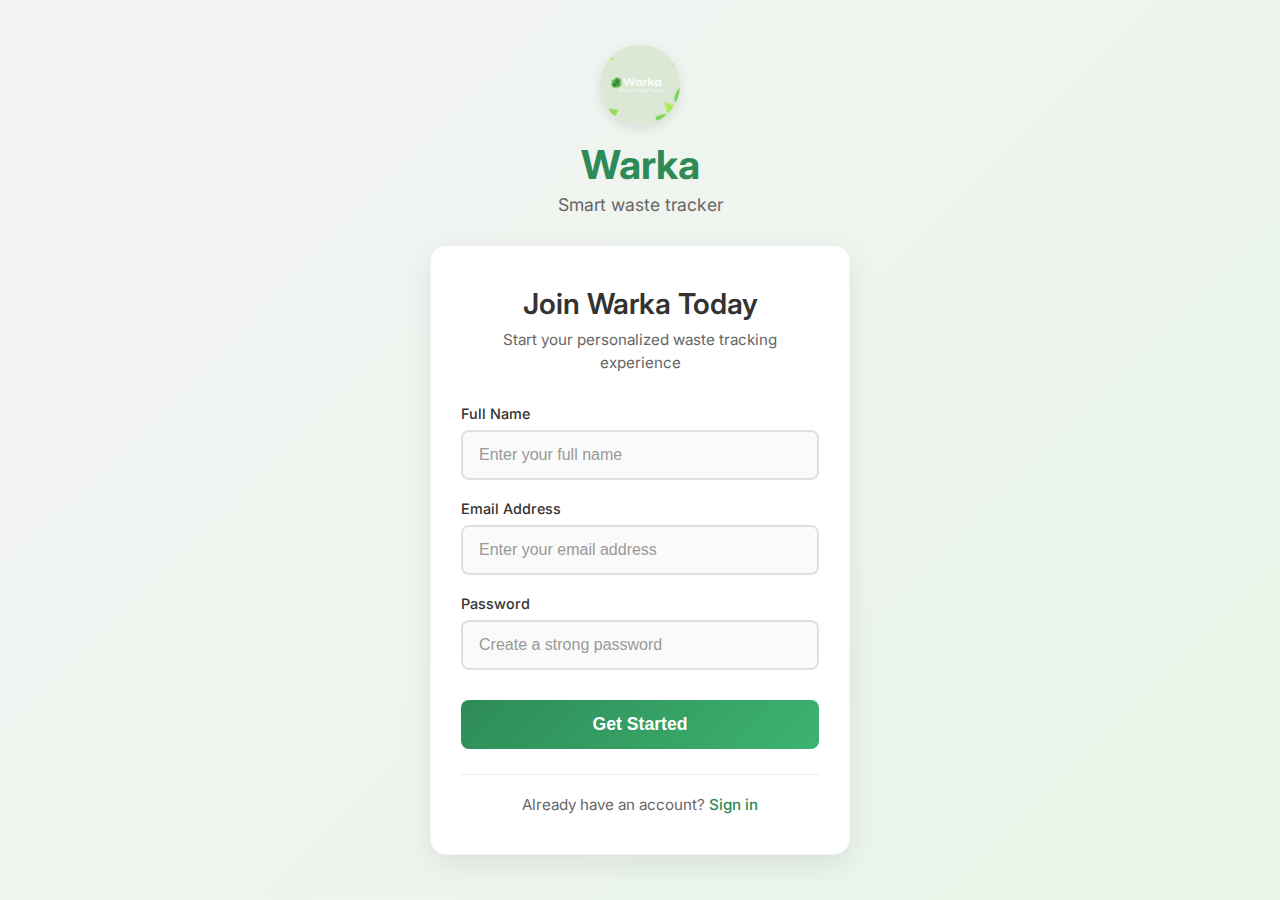
<file: Front end/index.html>
<!DOCTYPE html>
<html lang="en">
  <head>
    <meta charset="UTF-8" />
    <meta name="viewport" content="width=device-width, initial-scale=1.0" />
    <title>Warka - Smart Waste Tracker</title>
    <link rel="stylesheet" href="index.css" />
    <link href="https://fonts.googleapis.com/css2?family=Inter:wght@300;400;500;600;700&display=swap" rel="stylesheet">
  </head>
  <body>
    <div class="main-container">
      <header class="brand-header">
        <img id="logo" src="a_professional_log_image_.jpeg" alt="Warka Logo" />
        <h1>Warka</h1>
        <p class="tagline">Smart waste tracker</p>
      </header>

      <div class="form-container">
        <div class="form-header">
          <h2>Join Warka Today</h2>
          <p>Start your personalized waste tracking experience</p>
        </div>
        
        <form id="form">
          <div class="input-group">
            <label for="name">Full Name</label>
            <input id="name" type="text" placeholder="Enter your full name" />
          </div>
          
          <div class="input-group">
            <label for="email">Email Address</label>
            <input id="email" type="email" placeholder="Enter your email address" />
          </div>
          
          <div class="input-group">
            <label for="password">Password</label>
            <input id="password" type="password" placeholder="Create a strong password" />
          </div>
          
          <button id="btn" type="submit">Get Started</button>
        </form>

        <div class="form-footer">
          <div class="SignUpMessage"></div>
          <p>Already have an account? <a href="signin.html">Sign in</a></p>
        </div>
      </div>
    </div>
    <script src="index.js"></script>
  </body>
</html>
</file>
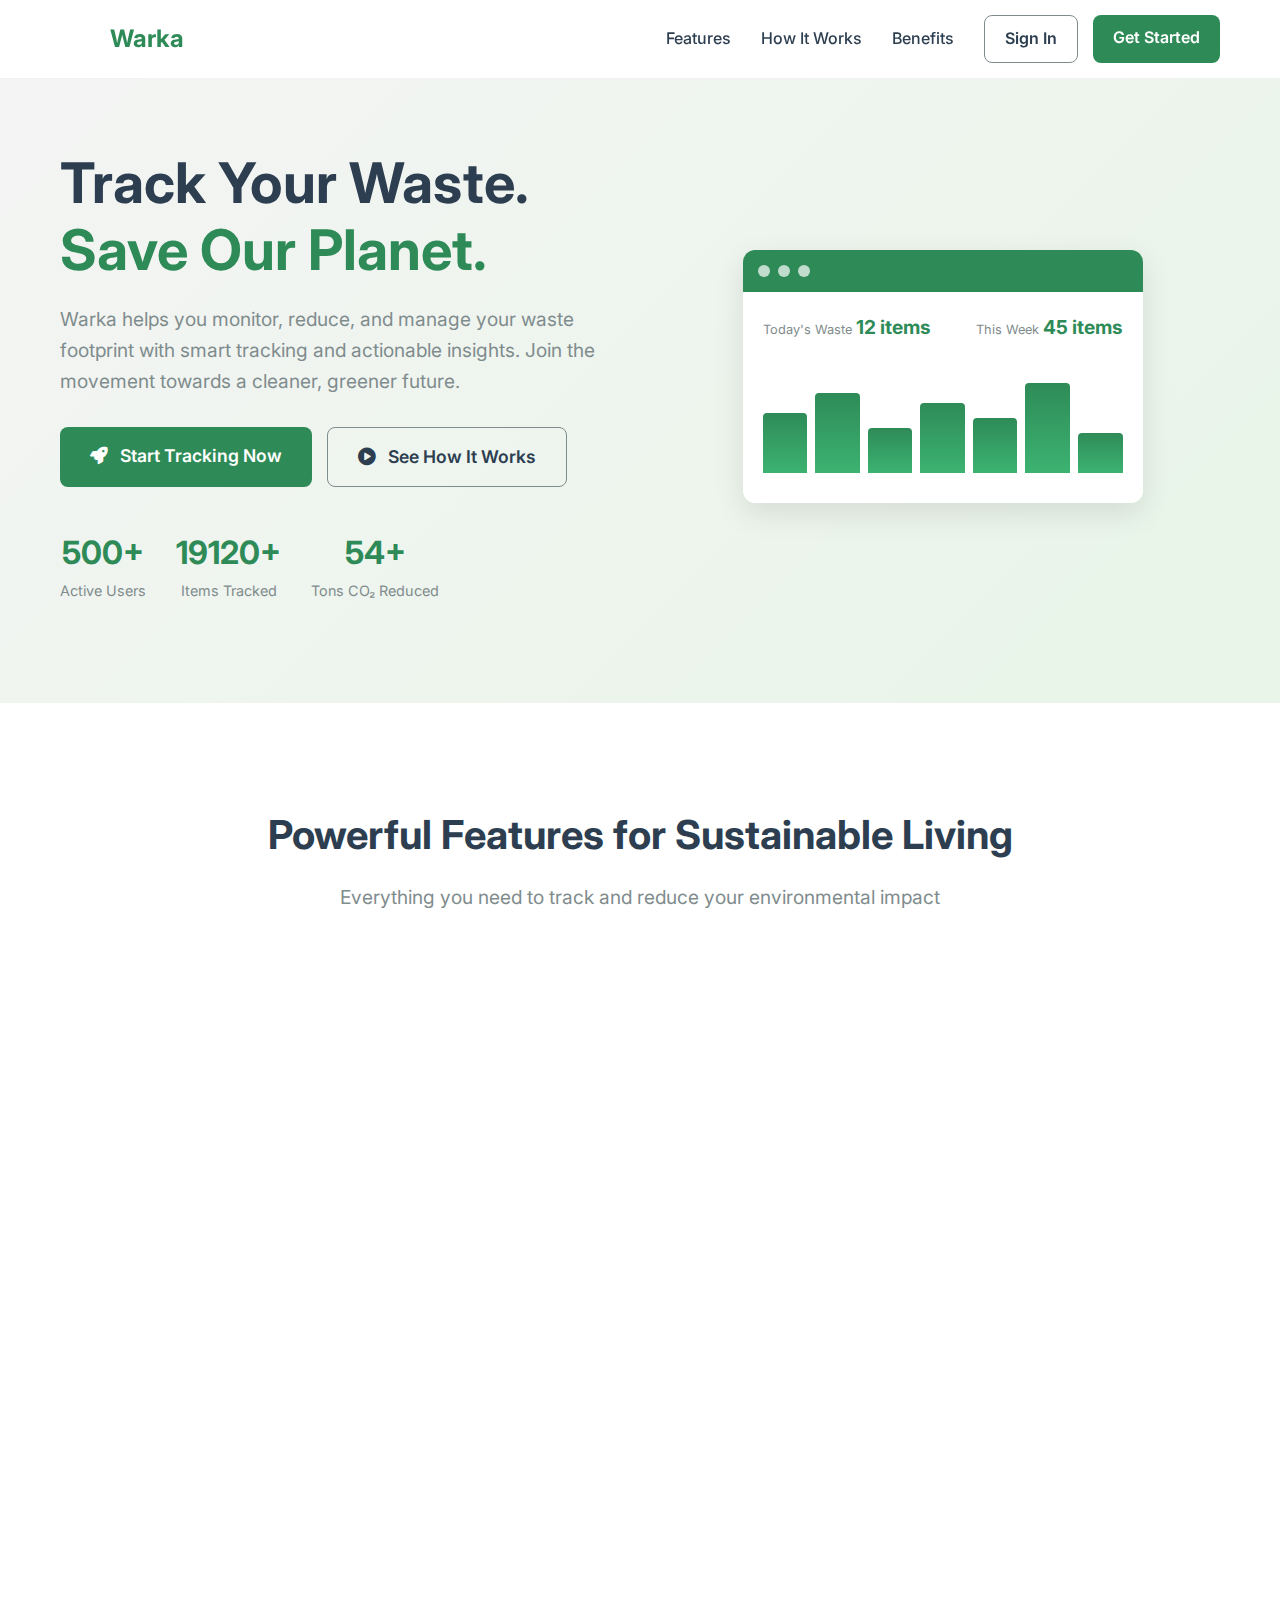
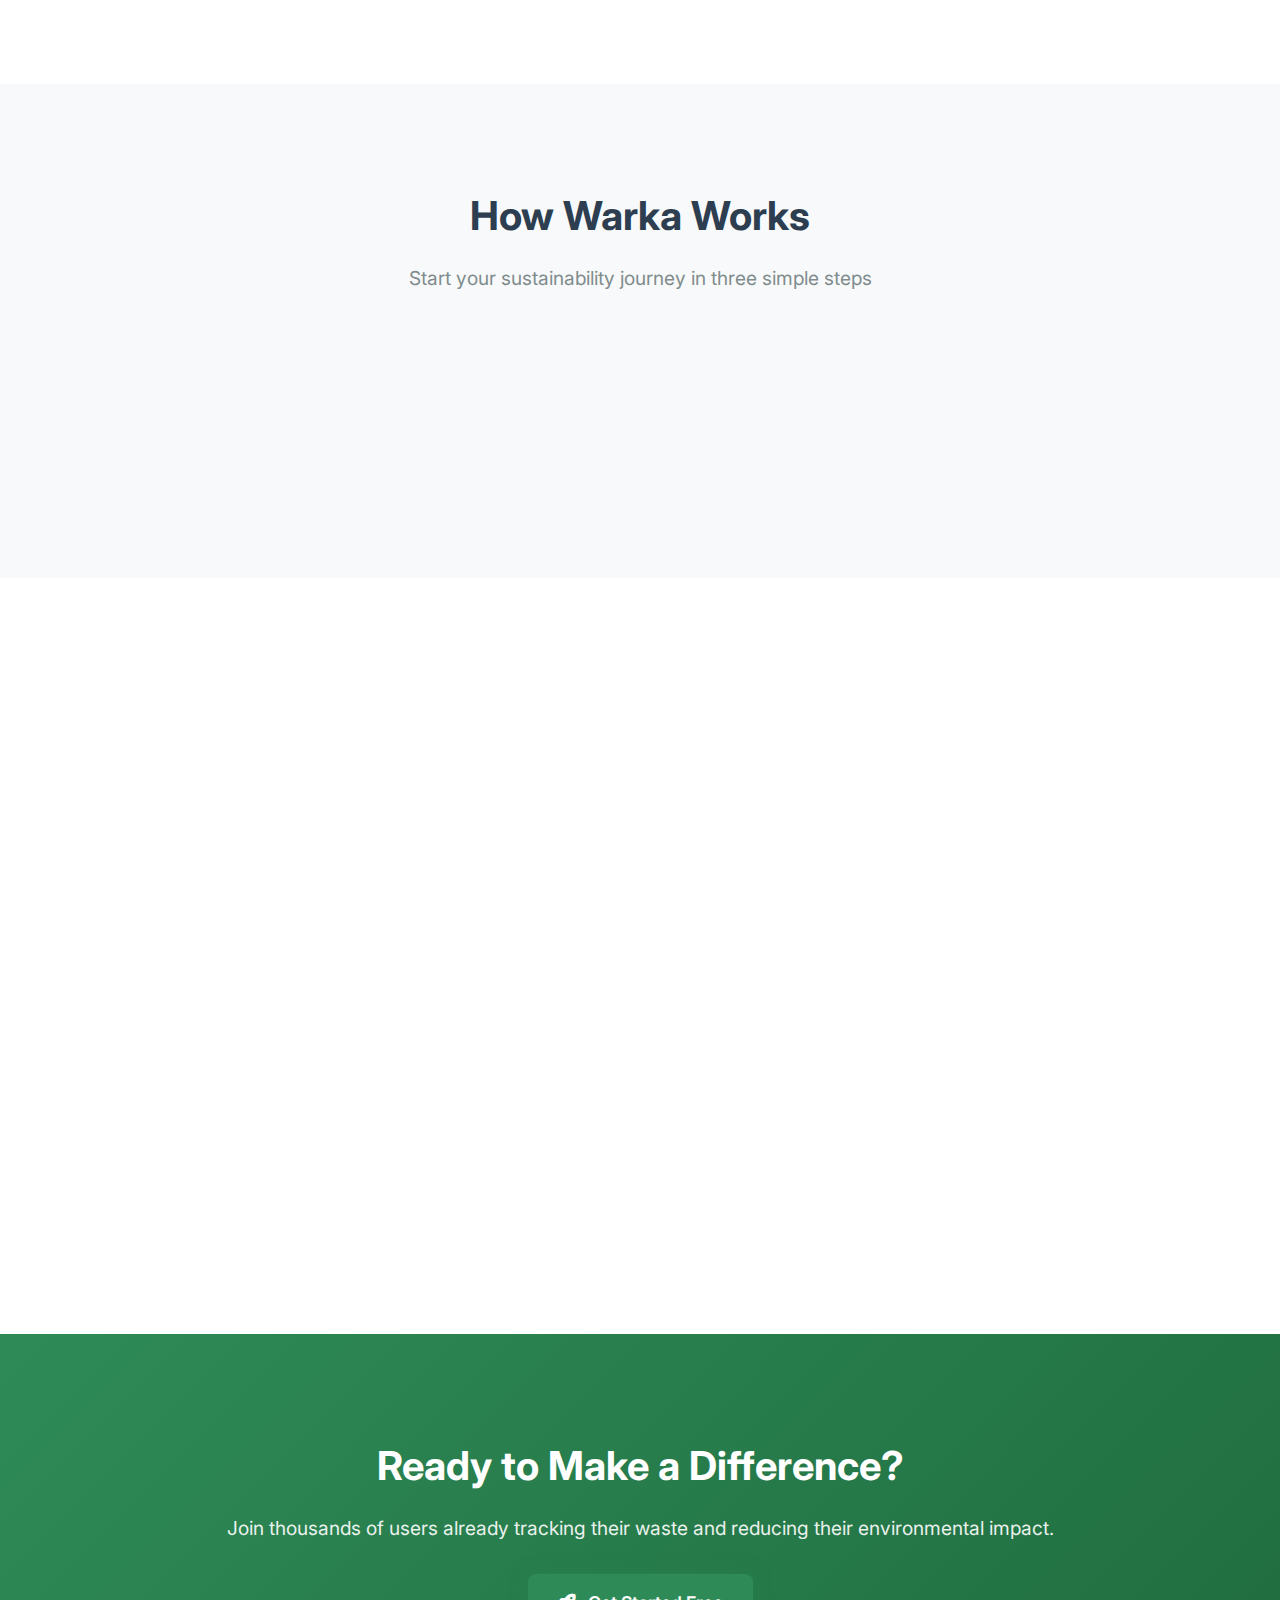
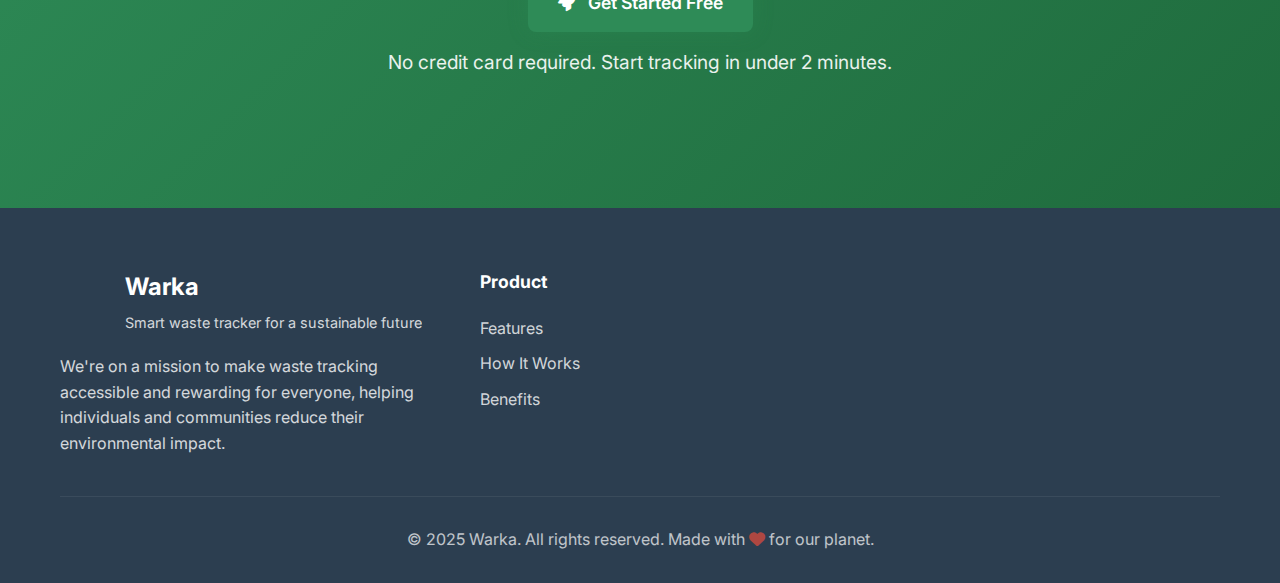
<file: Front end/homepage.html>
<!DOCTYPE html>
<html lang="en">
  <head>
    <meta charset="UTF-8" />
    <meta name="viewport" content="width=device-width, initial-scale=1.0" />
    <title>Warka - Smart Waste Tracking</title>
    <link rel="stylesheet" href="homepage.css" />
    <link
      href="https://fonts.googleapis.com/css2?family=Inter:wght@300;400;500;600;700&display=swap"
      rel="stylesheet"
    />
    <link
      rel="stylesheet"
      href="https://cdnjs.cloudflare.com/ajax/libs/font-awesome/6.4.0/css/all.min.css"
    />
  </head>
  <body>
    <nav class="navbar">
      <div class="nav-container">
        <div class="nav-logo">
          <img
            src="a_professional_log_image_.jpeg"
            alt="Warka Logo"
            class="logo"
          />
          <span class="brand-name">Warka</span>
        </div>
        <div class="nav-menu">
          <a href="#features" class="nav-link">Features</a>
          <a href="#how-it-works" class="nav-link">How It Works</a>
          <a href="#benefits" class="nav-link">Benefits</a>
          <div class="nav-buttons">
            <a href="signin.html" class="btn-secondary">Sign In</a>
            <a href="index.html" class="btn-primary">Get Started</a>
          </div>
        </div>
        <div class="hamburger">
          <span class="bar"></span>
          <span class="bar"></span>
          <span class="bar"></span>
        </div>
      </div>
    </nav>

    <section class="hero">
      <div class="hero-container">
        <div class="hero-content">
          <h1 class="hero-title">
            Track Your Waste. <span class="highlight">Save Our Planet.</span>
          </h1>
          <p class="hero-description">
            Warka helps you monitor, reduce, and manage your waste footprint
            with smart tracking and actionable insights. Join the movement
            towards a cleaner, greener future.
          </p>
          <div class="hero-buttons">
            <a href="index.html" class="btn-primary btn-large">
              <i class="fas fa-rocket"></i>
              Start Tracking Now
            </a>
            <a href="#how-it-works" class="btn-secondary btn-large">
              <i class="fas fa-play-circle"></i>
              See How It Works
            </a>
          </div>
          <div class="hero-stats">
            <div class="stat">
              <span class="stat-number" id="usersCount">1,200+</span>
              <span class="stat-label">Active Users</span>
            </div>
            <div class="stat">
              <span class="stat-number" id="wasteTracked">45,000+</span>
              <span class="stat-label">Items Tracked</span>
            </div>
            <div class="stat">
              <span class="stat-number" id="co2Reduced">120+</span>
              <span class="stat-label">Tons CO₂ Reduced</span>
            </div>
          </div>
        </div>
        <div class="hero-visual">
          <div class="dashboard-preview">
            <div class="preview-header">
              <div class="preview-dots">
                <span></span>
                <span></span>
                <span></span>
              </div>
            </div>
            <div class="preview-content">
              <div class="preview-stats">
                <div class="preview-stat">
                  <small>Today's Waste</small>
                  <strong>12 items</strong>
                </div>
                <div class="preview-stat">
                  <small>This Week</small>
                  <strong>45 items</strong>
                </div>
              </div>
              <div class="preview-chart">
                <div class="chart-bar" style="height: 60%"></div>
                <div class="chart-bar" style="height: 80%"></div>
                <div class="chart-bar" style="height: 45%"></div>
                <div class="chart-bar" style="height: 70%"></div>
                <div class="chart-bar" style="height: 55%"></div>
                <div class="chart-bar" style="height: 90%"></div>
                <div class="chart-bar" style="height: 40%"></div>
              </div>
            </div>
          </div>
        </div>
      </div>
    </section>

    <section id="features" class="features">
      <div class="container">
        <div class="section-header">
          <h2>Powerful Features for Sustainable Living</h2>
          <p>
            Everything you need to track and reduce your environmental impact
          </p>
        </div>
        <div class="features-grid">
          <div class="feature-card">
            <div class="feature-icon">
              <i class="fas fa-chart-pie"></i>
            </div>
            <h3>Smart Analytics</h3>
            <p>
              Visualize your waste patterns with detailed charts and insights to
              identify reduction opportunities.
            </p>
          </div>
          <div class="feature-card">
            <div class="feature-icon">
              <i class="fas fa-mobile-alt"></i>
            </div>
            <h3>Easy Tracking</h3>
            <p>
              Log your waste in seconds with our intuitive interface. Categorize
              and quantify with ease.
            </p>
          </div>
          <div class="feature-card">
            <div class="feature-icon">
              <i class="fas fa-trophy"></i>
            </div>
            <h3>Achievement System</h3>
            <p>
              Earn badges and milestones as you reduce your waste and develop
              sustainable habits.
            </p>
          </div>
          <div class="feature-card">
            <div class="feature-icon">
              <i class="fas fa-calendar-alt"></i>
            </div>
            <h3>Weekly Reports</h3>
            <p>
              Get personalized reports on your progress with actionable tips for
              improvement.
            </p>
          </div>
          <div class="feature-card">
            <div class="feature-icon">
              <i class="fas fa-users"></i>
            </div>
            <h3>Community Impact</h3>
            <p>
              See how your efforts contribute to larger community and
              environmental goals.
            </p>
          </div>
          <div class="feature-card">
            <div class="feature-icon">
              <i class="fas fa-leaf"></i>
            </div>
            <h3>Carbon Footprint</h3>
            <p>
              Track your CO₂ reduction and understand the environmental impact
              of your actions.
            </p>
          </div>
        </div>
      </div>
    </section>

    <section id="how-it-works" class="how-it-works">
      <div class="container">
        <div class="section-header">
          <h2>How Warka Works</h2>
          <p>Start your sustainability journey in three simple steps</p>
        </div>
        <div class="steps">
          <div class="step">
            <div class="step-number">1</div>
            <div class="step-content">
              <h3>Sign Up & Set Goals</h3>
              <p>
                Create your account in seconds and set personalized waste
                reduction targets.
              </p>
            </div>
          </div>
          <div class="step">
            <div class="step-number">2</div>
            <div class="step-content">
              <h3>Track Your Waste</h3>
              <p>
                Log your daily waste by category. Our smart system does the hard
                work for you.
              </p>
            </div>
          </div>
          <div class="step">
            <div class="step-number">3</div>
            <div class="step-content">
              <h3>See Your Impact</h3>
              <p>
                Watch your environmental footprint shrink and earn rewards for
                your progress.
              </p>
            </div>
          </div>
        </div>
      </div>
    </section>

    <section id="benefits" class="benefits">
      <div class="container">
        <div class="benefits-content">
          <div class="benefits-text">
            <h2>Join the Sustainable Revolution</h2>
            <p>
              Warka isn't just another tracking app - it's your partner in
              creating meaningful environmental change.
            </p>
            <ul class="benefits-list">
              <li>
                <i class="fas fa-check-circle"></i> Reduce your environmental
                footprint
              </li>
              <li>
                <i class="fas fa-check-circle"></i> Save money through conscious
                consumption
              </li>
              <li>
                <i class="fas fa-check-circle"></i> Join a community of
                eco-conscious individuals
              </li>
              <li>
                <i class="fas fa-check-circle"></i> Get personalized tips for
                waste reduction
              </li>
              <li>
                <i class="fas fa-check-circle"></i> Contribute to global
                sustainability goals
              </li>
            </ul>
            <a href="index.html" class="btn-primary btn-large">
              <i class="fas fa-leaf"></i>
              Start Your Journey
            </a>
          </div>
          <div class="benefits-visual">
            <div class="impact-card">
              <div class="impact-header">
                <h4>Your Potential Impact</h4>
              </div>
              <div class="impact-stats">
                <div class="impact-stat">
                  <span class="impact-value">-60%</span>
                  <span class="impact-label">Waste Reduction</span>
                </div>
                <div class="impact-stat">
                  <span class="impact-value">$420</span>
                  <span class="impact-label">Annual Savings</span>
                </div>
                <div class="impact-stat">
                  <span class="impact-value">1.2T</span>
                  <span class="impact-label">CO₂ Prevented</span>
                </div>
              </div>
            </div>
          </div>
        </div>
      </div>
    </section>

    <section class="cta">
      <div class="container">
        <div class="cta-content">
          <h2>Ready to Make a Difference?</h2>
          <p>
            Join thousands of users already tracking their waste and reducing
            their environmental impact.
          </p>
          <a href="index.html" class="btn-primary btn-large btn-glowing">
            <i class="fas fa-rocket"></i>
            Get Started Free
          </a>
          <p class="cta-note">
            No credit card required. Start tracking in under 2 minutes.
          </p>
        </div>
      </div>
    </section>

    <footer class="footer">
      <div class="container">
        <div class="footer-content">
          <div class="footer-brand">
            <div class="brand-info">
              <img
                src="a_professional_log_image_.jpeg"
                alt="Warka Logo"
                class="footer-logo"
              />
              <div>
                <h3>Warka</h3>
                <p>Smart waste tracker for a sustainable future</p>
              </div>
            </div>
            <p class="footer-description">
              We're on a mission to make waste tracking accessible and rewarding
              for everyone, helping individuals and communities reduce their
              environmental impact.
            </p>
          </div>
          <div class="footer-links">
            <div class="footer-column">
              <h4>Product</h4>
              <a href="#features">Features</a>
              <a href="#how-it-works">How It Works</a>
              <a href="#benefits">Benefits</a>
            </div>
          </div>
        </div>
        <div class="footer-bottom">
          <p>
            &copy; 2025 Warka. All rights reserved. Made with
            <i class="fas fa-heart"></i> for our planet.
          </p>
        </div>
      </div>
    </footer>

    <script src="homepage.js"></script>
  </body>
</html>
</file>
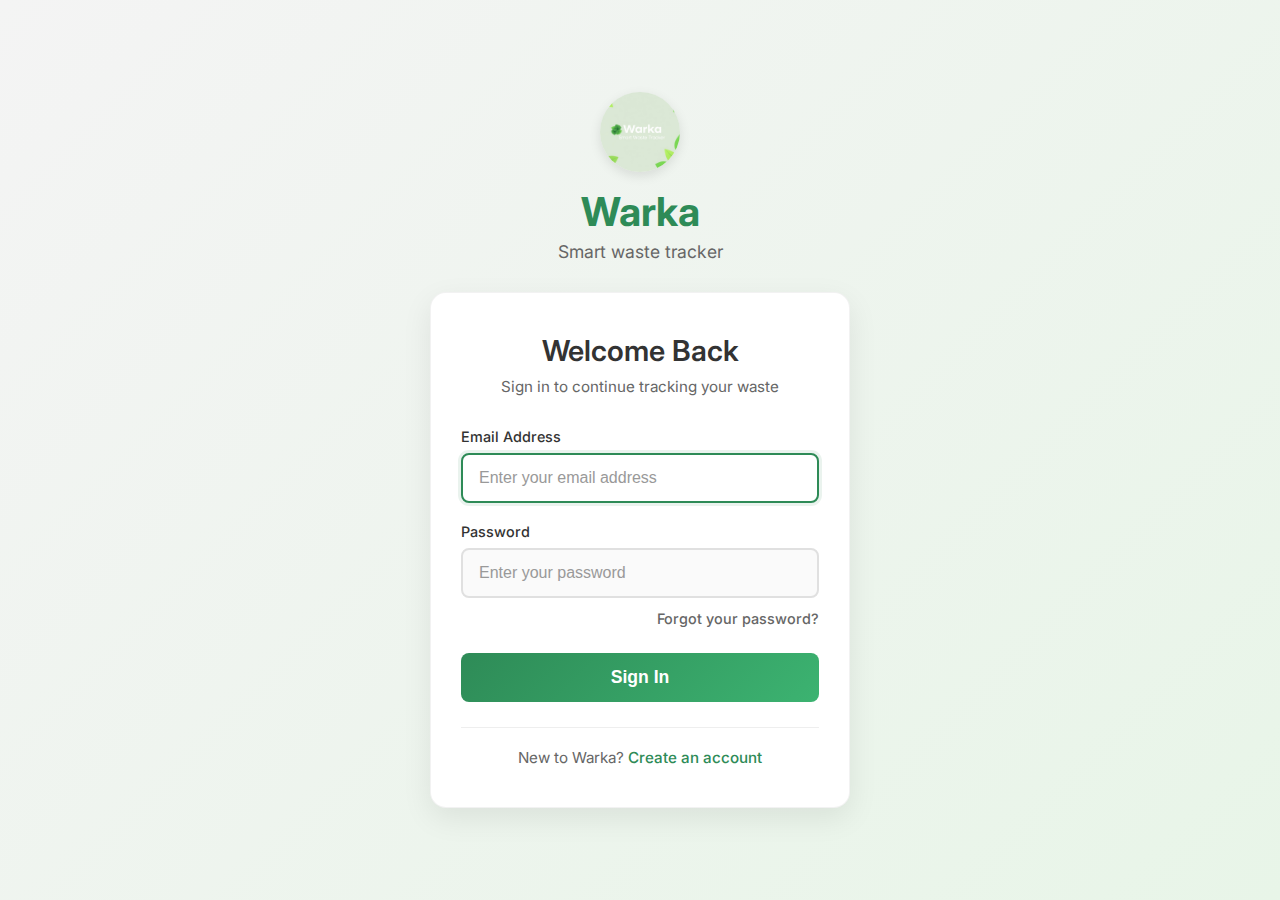
<file: Front end/signin.html>
<!DOCTYPE html>
<html lang="en">
  <head>
    <meta charset="UTF-8" />
    <meta name="viewport" content="width=device-width, initial-scale=1.0" />
    <title>Warka - Sign In</title>
    <link rel="stylesheet" href="signin.css" />
    <link
      href="https://fonts.googleapis.com/css2?family=Inter:wght@300;400;500;600;700&display=swap"
      rel="stylesheet"
    />
  </head>
  <body>
    <div class="main-container">
      <header class="brand-header">
        <img id="logo" src="a_professional_log_image_.jpeg" alt="Warka Logo" />
        <h1>Warka</h1>
        <p class="tagline">Smart waste tracker</p>
      </header>

      <div class="form-container">
        <div class="form-header">
          <h2>Welcome Back</h2>
          <p>Sign in to continue tracking your waste</p>
        </div>

        <form id="signin">
          <div class="input-group">
            <label for="email">Email Address</label>
            <input
              id="email"
              type="email"
              placeholder="Enter your email address"
            />
          </div>

          <div class="input-group">
            <label for="password">Password</label>
            <input
              id="password"
              type="password"
              placeholder="Enter your password"
            />
          </div>

          <div class="forgot-password">
            <a href="#" id="forgotPasswordLink">Forgot your password?</a>
          </div>

          <button id="btn" type="submit">Sign In</button>
        </form>

        <div class="form-footer">
          <div class="signinMessage"></div>
          <p>New to Warka? <a href="index.html">Create an account</a></p>
        </div>
      </div>
    </div>
    <script src="signin.js"></script>
  </body>
</html>
</file>
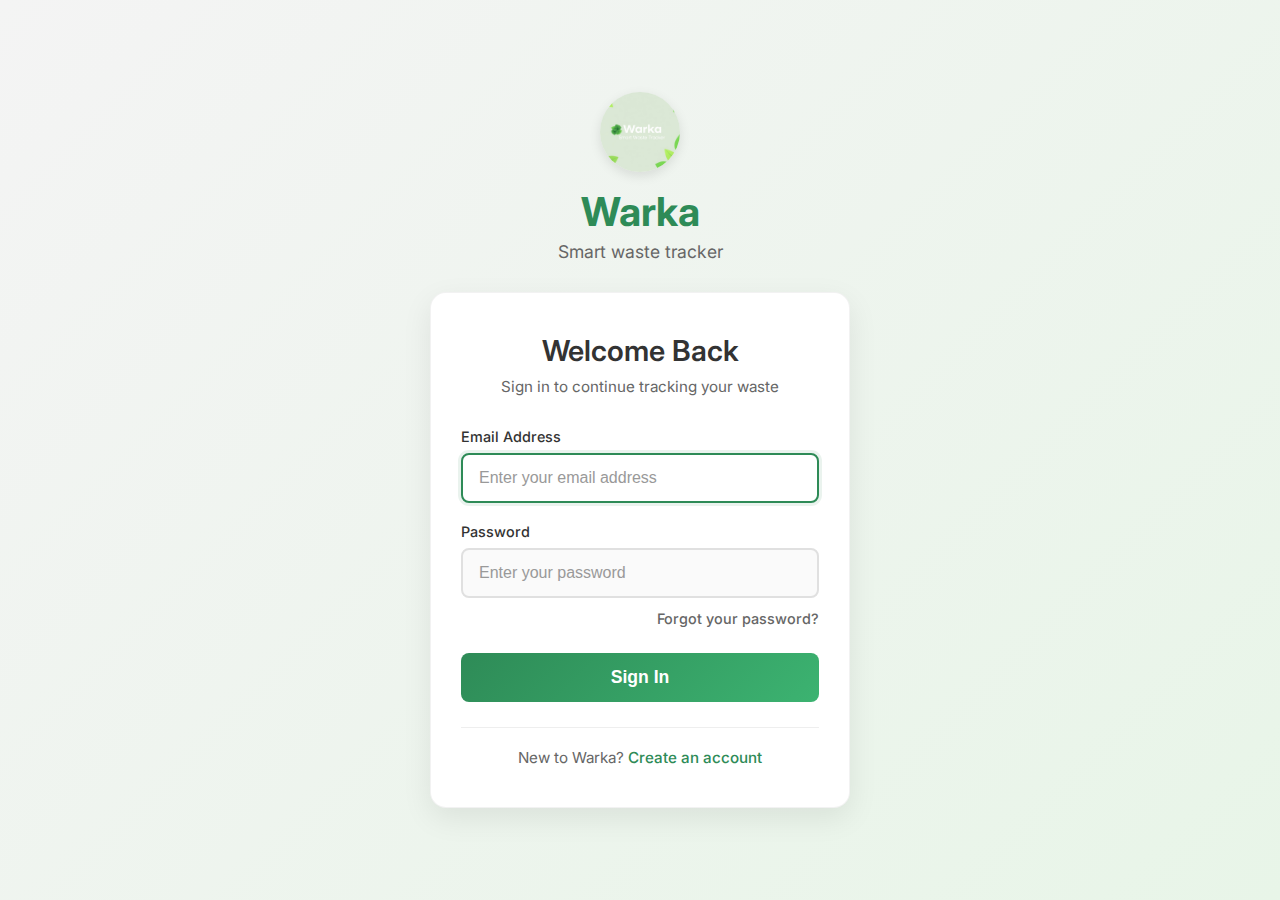
<file: Front end/waste-form.html>
<!DOCTYPE html>
<html lang="en">
  <head>
    <meta charset="UTF-8" />
    <meta name="viewport" content="width=device-width, initial-scale=1.0" />
    <title>Warka - Waste Logging</title>
    <link rel="stylesheet" href="waste-form.css" />
    <link
      href="https://fonts.googleapis.com/css2?family=Inter:wght@300;400;500;600;700&display=swap"
      rel="stylesheet"
    />
  </head>
  <body>
    <div class="main-container">
      <header class="brand-header">
        <img id="logo" src="a_professional_log_image_.jpeg" alt="Warka Logo" />
        <h1>Warka</h1>
        <p class="tagline">Smart waste tracker</p>
      </header>

      <nav class="user-nav">
        <span id="welcomeMessage" class="welcome-text">Welcome back!</span>
        <button id="signout" class="signout-btn">Sign Out</button>
      </nav>

      <div class="dashboard-container">
        <div class="stats-overview">
          <div class="stat-card">
            <h3>Today's Waste</h3>
            <p class="stat-value" id="todayWaste">0 items</p>
          </div>
          <div class="stat-card">
            <h3>This Week</h3>
            <p class="stat-value" id="weekWaste">0 items</p>
          </div>
          <div class="stat-card">
            <h3>Total Logged</h3>
            <p class="stat-value" id="totalWaste">0 items</p>
          </div>
        </div>

        <div class="form-section">
          <div class="form-header">
            <h2>Log New Waste</h2>
            <p>Track your waste disposal activities</p>
          </div>

          <form id="wasteForm">
            <div class="input-group">
              <label for="category">Waste Category</label>
              <select id="category" required>
                <option value="">Select a category</option>
                <option value="plastic">♻️ Plastic</option>
                <option value="paper">📄 Paper</option>
                <option value="glass">🥛 Glass</option>
                <option value="metal">🔩 Metal</option>
                <option value="ewaste">💻 E-waste</option>
                <option value="organic">🍎 Organic</option>
                <option value="other">📦 Other</option>
              </select>
            </div>

            <div class="input-row">
              <div class="input-group">
                <label for="quantity">Quantity</label>
                <input
                  id="quantity"
                  type="number"
                  min="1"
                  max="1000"
                  placeholder="e.g., 5"
                  required
                />
                <span class="input-unit">items</span>
              </div>

              <div class="input-group">
                <label for="date">Date</label>
                <input id="date" type="date" required />
              </div>
            </div>

            <div class="input-group">
              <label for="description">Description (Optional)</label>
              <textarea
                id="description"
                placeholder="e.g., Plastic bottles, Food containers, etc."
                rows="3"
              ></textarea>
            </div>

            <button id="btn" type="submit" class="submit-btn">
              <span class="btn-text">Add Waste Entry</span>
              <span class="btn-icon">➕</span>
            </button>
          </form>
        </div>

        <div class="waste-history">
          <div class="history-header">
            <h3>Recent Waste Entries</h3>
            <button id="clearHistory" class="clear-btn">Clear All</button>
          </div>
          <div id="wasteEntries" class="entries-list">
            <div class="empty-state">
              <p>No waste entries yet. Start logging your waste above!</p>
            </div>
          </div>
        </div>
      </div>
    </div>
    <script src="waste-form.js"></script>
  </body>
</html>
</file>
<file: Front end/index.css>
* {
  margin: 0;
  padding: 0;
  box-sizing: border-box;
}

body {
  font-family: "Inter", sans-serif;
  background: linear-gradient(135deg, #f4f4f4 0%, #e8f5e8 100%);
  min-height: 100vh;
  display: flex;
  align-items: center;
  justify-content: center;
  padding: 20px;
}

.main-container {
  width: 100%;
  max-width: 420px;
}

.brand-header {
  text-align: center;
  margin-bottom: 30px;
}

#logo {
  border-radius: 50%;
  margin: 0 auto 15px;
  display: block;
  width: 80px;
  height: 80px;
  object-fit: cover;
  box-shadow: 0 4px 12px rgba(0, 0, 0, 0.1);
}

h1 {
  color: #2e8b57;
  font-size: 2.5rem;
  font-weight: 700;
  margin-bottom: 5px;
}

.tagline {
  color: #666;
  font-size: 1.1rem;
  font-weight: 400;
  margin-top: 0;
}

.form-container {
  background: white;
  border-radius: 16px;
  padding: 40px 30px;
  box-shadow: 0 10px 30px rgba(0, 0, 0, 0.08);
  border: 1px solid rgba(0, 0, 0, 0.05);
}

.form-header {
  text-align: center;
  margin-bottom: 30px;
}

.form-header h2 {
  color: #333;
  font-size: 1.8rem;
  font-weight: 600;
  margin-bottom: 8px;
}

.form-header p {
  color: #666;
  font-size: 0.95rem;
  line-height: 1.5;
}

.input-group {
  margin-bottom: 20px;
}

label {
  display: block;
  color: #333;
  font-size: 0.9rem;
  font-weight: 500;
  margin-bottom: 8px;
}

input {
  width: 100%;
  padding: 14px 16px;
  border: 2px solid #e0e0e0;
  border-radius: 8px;
  font-size: 1rem;
  transition: all 0.3s ease;
  background-color: #fafafa;
}

input:focus {
  outline: none;
  border-color: #2e8b57;
  background-color: white;
  box-shadow: 0 0 0 3px rgba(46, 139, 87, 0.1);
}

input::placeholder {
  color: #999;
}

#btn {
  width: 100%;
  padding: 14px;
  background: linear-gradient(135deg, #2e8b57, #3cb371);
  color: white;
  border: none;
  border-radius: 8px;
  font-size: 1.1rem;
  font-weight: 600;
  cursor: pointer;
  transition: all 0.3s ease;
  margin-top: 10px;
}

#btn:hover {
  transform: translateY(-2px);
  box-shadow: 0 6px 20px rgba(46, 139, 87, 0.3);
}

#btn:active {
  transform: translateY(0);
}

.form-footer {
  text-align: center;
  margin-top: 25px;
  padding-top: 20px;
  border-top: 1px solid #eee;
}

.form-footer p {
  color: #666;
  font-size: 0.95rem;
}

a {
  color: #2e8b57;
  text-decoration: none;
  font-weight: 500;
  transition: all 0.3s ease;
}

a:hover {
  color: #1f6b3d;
  text-decoration: underline;
}

/* Responsive design */
@media (max-width: 480px) {
  .form-container {
    padding: 30px 20px;
    margin: 0 10px;
  }

  h1 {
    font-size: 2rem;
  }

  .form-header h2 {
    font-size: 1.5rem;
  }
}

.error {
  border-color: #e74c3c !important;
  background-color: #fdf2f2 !important;
}

.loading-spinner {
  display: inline-block;
  width: 16px;
  height: 16px;
  border: 2px solid #ffffff;
  border-radius: 50%;
  border-top-color: transparent;
  animation: spin 1s ease-in-out infinite;
  margin-right: 8px;
}

@keyframes spin {
  to {
    transform: rotate(360deg);
  }
}

@keyframes shake {
  0%,
  100% {
    transform: translateX(0);
  }
  25% {
    transform: translateX(-5px);
  }
  75% {
    transform: translateX(5px);
  }
}

.error-message {
  color: #e74c3c;
  font-size: 0.8rem;
  margin-top: 5px;
  text-align: left;
  width: 100%;
}
</file>
<file: Front end/homepage.css>
* {
  margin: 0;
  padding: 0;
  box-sizing: border-box;
}

:root {
  --primary-color: #2e8b57;
  --primary-dark: #1f6b3d;
  --primary-light: #3cb371;
  --secondary-color: #34495e;
  --accent-color: #e74c3c;
  --text-dark: #2c3e50;
  --text-light: #7f8c8d;
  --background-light: #f8f9fa;
  --white: #ffffff;
  --shadow: 0 4px 12px rgba(0, 0, 0, 0.08);
  --shadow-lg: 0 10px 30px rgba(0, 0, 0, 0.1);
  --border-radius: 12px;
  --transition: all 0.3s ease;
}

body {
  font-family: "Inter", sans-serif;
  line-height: 1.6;
  color: var(--text-dark);
  overflow-x: hidden;
}

.container {
  max-width: 1200px;
  margin: 0 auto;
  padding: 0 20px;
}

/* Navigation */
.navbar {
  position: fixed;
  top: 0;
  width: 100%;
  background: rgba(255, 255, 255, 0.95);
  backdrop-filter: blur(10px);
  z-index: 1000;
  padding: 15px 0;
  transition: var(--transition);
  border-bottom: 1px solid rgba(0, 0, 0, 0.05);
}

.nav-container {
  max-width: 1200px;
  margin: 0 auto;
  padding: 0 20px;
  display: flex;
  justify-content: space-between;
  align-items: center;
}

.nav-logo {
  display: flex;
  align-items: center;
  gap: 10px;
}

.logo {
  width: 40px;
  height: 40px;
  border-radius: 50%;
  object-fit: cover;
}

.brand-name {
  font-size: 1.5rem;
  font-weight: 700;
  color: var(--primary-color);
}

.nav-menu {
  display: flex;
  align-items: center;
  gap: 30px;
}

.nav-link {
  text-decoration: none;
  color: var(--text-dark);
  font-weight: 500;
  transition: var(--transition);
}

.nav-link:hover {
  color: var(--primary-color);
}

.nav-buttons {
  display: flex;
  gap: 15px;
}

.btn-primary,
.btn-secondary {
  padding: 10px 20px;
  border-radius: 8px;
  text-decoration: none;
  font-weight: 600;
  transition: var(--transition);
  display: inline-block;
}

.btn-primary {
  background: var(--primary-color);
  color: var(--white);
}

.btn-primary:hover {
  background: var(--primary-dark);
  transform: translateY(-2px);
  box-shadow: var(--shadow);
}

.btn-secondary {
  background: transparent;
  color: var(--text-dark);
  border: 1px solid var(--text-light);
}

.btn-secondary:hover {
  border-color: var(--primary-color);
  color: var(--primary-color);
}

.hamburger {
  display: none;
  flex-direction: column;
  cursor: pointer;
}

.bar {
  width: 25px;
  height: 3px;
  background: var(--text-dark);
  margin: 3px 0;
  transition: var(--transition);
}

/* Hero Section */
.hero {
  padding: 150px 0 100px;
  background: linear-gradient(135deg, #f4f4f4 0%, #e8f5e8 100%);
}

.hero-container {
  max-width: 1200px;
  margin: 0 auto;
  padding: 0 20px;
  display: grid;
  grid-template-columns: 1fr 1fr;
  gap: 50px;
  align-items: center;
}

.hero-title {
  font-size: 3.5rem;
  font-weight: 700;
  line-height: 1.2;
  margin-bottom: 20px;
}

.highlight {
  color: var(--primary-color);
}

.hero-description {
  font-size: 1.2rem;
  color: var(--text-light);
  margin-bottom: 30px;
}

.hero-buttons {
  display: flex;
  gap: 15px;
  margin-bottom: 40px;
}

.btn-large {
  padding: 15px 30px;
  font-size: 1.1rem;
}

.btn-large i {
  margin-right: 8px;
}

.btn-glowing {
  box-shadow: 0 0 20px rgba(46, 139, 87, 0.3);
}

.btn-glowing:hover {
  box-shadow: 0 0 30px rgba(46, 139, 87, 0.5);
}

.hero-stats {
  display: flex;
  gap: 30px;
}

.stat {
  text-align: center;
}

.stat-number {
  display: block;
  font-size: 2rem;
  font-weight: 700;
  color: var(--primary-color);
}

.stat-label {
  font-size: 0.9rem;
  color: var(--text-light);
}

.hero-visual {
  display: flex;
  justify-content: center;
}

.dashboard-preview {
  background: var(--white);
  border-radius: var(--border-radius);
  box-shadow: var(--shadow-lg);
  width: 100%;
  max-width: 400px;
  overflow: hidden;
}

.preview-header {
  background: var(--primary-color);
  padding: 15px;
}

.preview-dots {
  display: flex;
  gap: 8px;
}

.preview-dots span {
  width: 12px;
  height: 12px;
  border-radius: 50%;
  background: rgba(255, 255, 255, 0.7);
}

.preview-content {
  padding: 20px;
}

.preview-stats {
  display: flex;
  justify-content: space-between;
  margin-bottom: 20px;
}

.preview-stat {
  text-align: center;
}

.preview-stat small {
  color: var(--text-light);
  font-size: 0.8rem;
}

.preview-stat strong {
  color: var(--primary-color);
  font-size: 1.2rem;
}

.preview-chart {
  display: flex;
  align-items: end;
  gap: 8px;
  height: 120px;
  padding: 10px 0;
}

.chart-bar {
  flex: 1;
  background: linear-gradient(
    to top,
    var(--primary-light),
    var(--primary-color)
  );
  border-radius: 4px 4px 0 0;
  animation: growUp 1.5s ease-out;
}

@keyframes growUp {
  from {
    height: 0%;
  }
}

/* Sections Common Styles */
.section-header {
  text-align: center;
  margin-bottom: 60px;
}

.section-header h2 {
  font-size: 2.5rem;
  font-weight: 700;
  margin-bottom: 15px;
  color: var(--text-dark);
}

.section-header p {
  font-size: 1.2rem;
  color: var(--text-light);
  max-width: 600px;
  margin: 0 auto;
}

/* Features Section */
.features {
  padding: 100px 0;
  background: var(--white);
}

.features-grid {
  display: grid;
  grid-template-columns: repeat(auto-fit, minmax(300px, 1fr));
  gap: 30px;
}

.feature-card {
  background: var(--white);
  padding: 30px;
  border-radius: var(--border-radius);
  box-shadow: var(--shadow);
  text-align: center;
  transition: var(--transition);
}

.feature-card:hover {
  transform: translateY(-10px);
  box-shadow: var(--shadow-lg);
}

.feature-icon {
  width: 80px;
  height: 80px;
  background: linear-gradient(
    135deg,
    var(--primary-color),
    var(--primary-light)
  );
  border-radius: 50%;
  display: flex;
  align-items: center;
  justify-content: center;
  margin: 0 auto 20px;
  color: var(--white);
  font-size: 1.8rem;
}

.feature-card h3 {
  font-size: 1.5rem;
  margin-bottom: 15px;
  color: var(--text-dark);
}

.feature-card p {
  color: var(--text-light);
  line-height: 1.6;
}

/* How It Works Section */
.how-it-works {
  padding: 100px 0;
  background: var(--background-light);
}

.steps {
  display: grid;
  grid-template-columns: repeat(auto-fit, minmax(300px, 1fr));
  gap: 40px;
}

.step {
  display: flex;
  align-items: flex-start;
  gap: 20px;
}

.step-number {
  width: 60px;
  height: 60px;
  background: var(--primary-color);
  color: var(--white);
  border-radius: 50%;
  display: flex;
  align-items: center;
  justify-content: center;
  font-size: 1.5rem;
  font-weight: 700;
  flex-shrink: 0;
}

.step-content h3 {
  font-size: 1.5rem;
  margin-bottom: 10px;
  color: var(--text-dark);
}

.step-content p {
  color: var(--text-light);
  line-height: 1.6;
}

/* Benefits Section */
.benefits {
  padding: 100px 0;
  background: var(--white);
}

.benefits-content {
  display: grid;
  grid-template-columns: 1fr 1fr;
  gap: 50px;
  align-items: center;
}

.benefits-text h2 {
  font-size: 2.5rem;
  margin-bottom: 20px;
  color: var(--text-dark);
}

.benefits-text > p {
  font-size: 1.2rem;
  color: var(--text-light);
  margin-bottom: 30px;
}

.benefits-list {
  list-style: none;
  margin-bottom: 30px;
}

.benefits-list li {
  padding: 10px 0;
  display: flex;
  align-items: center;
  gap: 10px;
}

.benefits-list i {
  color: var(--primary-color);
}

.impact-card {
  background: var(--white);
  border-radius: var(--border-radius);
  box-shadow: var(--shadow-lg);
  padding: 30px;
  text-align: center;
}

.impact-header {
  margin-bottom: 25px;
}

.impact-header h4 {
  font-size: 1.5rem;
  color: var(--text-dark);
}

.impact-stats {
  display: grid;
  grid-template-columns: 1fr;
  gap: 20px;
}

.impact-stat {
  padding: 20px;
  background: var(--background-light);
  border-radius: var(--border-radius);
}

.impact-value {
  display: block;
  font-size: 2rem;
  font-weight: 700;
  color: var(--primary-color);
  margin-bottom: 5px;
}

.impact-label {
  color: var(--text-light);
  font-size: 0.9rem;
}

/* CTA Section */
.cta {
  padding: 100px 0;
  background: linear-gradient(
    135deg,
    var(--primary-color),
    var(--primary-dark)
  );
  color: var(--white);
  text-align: center;
}

.cta-content h2 {
  font-size: 2.5rem;
  margin-bottom: 15px;
}

.cta-content > p {
  font-size: 1.2rem;
  margin-bottom: 30px;
  opacity: 0.9;
}

.cta-note {
  margin-top: 15px;
  font-size: 0.9rem;
  opacity: 0.8;
}

/* Footer */
.footer {
  background: var(--text-dark);
  color: var(--white);
  padding: 60px 0 30px;
}

.footer-content {
  display: grid;
  grid-template-columns: 1fr 2fr;
  gap: 50px;
  margin-bottom: 40px;
}

.footer-brand {
  display: flex;
  flex-direction: column;
  gap: 20px;
}

.brand-info {
  display: flex;
  align-items: center;
  gap: 15px;
}

.footer-logo {
  width: 50px;
  height: 50px;
  border-radius: 50%;
  object-fit: cover;
}

.brand-info h3 {
  font-size: 1.5rem;
  margin-bottom: 5px;
}

.brand-info p {
  opacity: 0.8;
  font-size: 0.9rem;
}

.footer-description {
  opacity: 0.8;
  line-height: 1.6;
}

.footer-links {
  display: grid;
  grid-template-columns: repeat(3, 1fr);
  gap: 30px;
}

.footer-column h4 {
  margin-bottom: 20px;
  font-size: 1.1rem;
}

.footer-column a {
  display: block;
  color: rgba(255, 255, 255, 0.8);
  text-decoration: none;
  margin-bottom: 10px;
  transition: var(--transition);
}

.footer-column a:hover {
  color: var(--white);
}

.footer-bottom {
  text-align: center;
  padding-top: 30px;
  border-top: 1px solid rgba(255, 255, 255, 0.1);
  opacity: 0.7;
}

.footer-bottom i {
  color: var(--accent-color);
}

/* Responsive Design */
@media (max-width: 968px) {
  .hero-container,
  .benefits-content {
    grid-template-columns: 1fr;
    text-align: center;
  }

  .hero-stats {
    justify-content: center;
  }

  .footer-content {
    grid-template-columns: 1fr;
  }
}

@media (max-width: 768px) {
  .nav-menu {
    position: fixed;
    left: -100%;
    top: 70px;
    flex-direction: column;
    background: var(--white);
    width: 100%;
    text-align: center;
    transition: var(--transition);
    box-shadow: var(--shadow);
    padding: 20px 0;
    gap: 20px;
  }

  .nav-menu.active {
    left: 0;
  }

  .nav-buttons {
    flex-direction: column;
    gap: 10px;
  }

  .hamburger {
    display: flex;
  }

  .hamburger.active .bar:nth-child(2) {
    opacity: 0;
  }

  .hamburger.active .bar:nth-child(1) {
    transform: translateY(8px) rotate(45deg);
  }

  .hamburger.active .bar:nth-child(3) {
    transform: translateY(-8px) rotate(-45deg);
  }

  .hero-title {
    font-size: 2.5rem;
  }

  .hero-buttons {
    flex-direction: column;
    align-items: center;
  }

  .hero-stats {
    flex-direction: column;
    gap: 20px;
  }

  .section-header h2 {
    font-size: 2rem;
  }

  .steps {
    grid-template-columns: 1fr;
  }

  .footer-links {
    grid-template-columns: 1fr;
    gap: 20px;
  }
}

@media (max-width: 480px) {
  .hero-title {
    font-size: 2rem;
  }

  .section-header h2 {
    font-size: 1.8rem;
  }

  .feature-card,
  .impact-card {
    padding: 20px;
  }
}
</file>
<file: Front end/signin.css>
* {
  margin: 0;
  padding: 0;
  box-sizing: border-box;
}

body {
  font-family: "Inter", sans-serif;
  background: linear-gradient(135deg, #f4f4f4 0%, #e8f5e8 100%);
  min-height: 100vh;
  display: flex;
  align-items: center;
  justify-content: center;
  padding: 20px;
}

.main-container {
  width: 100%;
  max-width: 420px;
}

.brand-header {
  text-align: center;
  margin-bottom: 30px;
}

#logo {
  border-radius: 50%;
  margin: 0 auto 15px;
  display: block;
  width: 80px;
  height: 80px;
  object-fit: cover;
  box-shadow: 0 4px 12px rgba(0, 0, 0, 0.1);
}

h1 {
  color: #2e8b57;
  font-size: 2.5rem;
  font-weight: 700;
  margin-bottom: 5px;
}

.tagline {
  color: #666;
  font-size: 1.1rem;
  font-weight: 400;
  margin-top: 0;
}

.form-container {
  background: white;
  border-radius: 16px;
  padding: 40px 30px;
  box-shadow: 0 10px 30px rgba(0, 0, 0, 0.08);
  border: 1px solid rgba(0, 0, 0, 0.05);
}

.form-header {
  text-align: center;
  margin-bottom: 30px;
}

.form-header h2 {
  color: #333;
  font-size: 1.8rem;
  font-weight: 600;
  margin-bottom: 8px;
}

.form-header p {
  color: #666;
  font-size: 0.95rem;
  line-height: 1.5;
}

.input-group {
  margin-bottom: 20px;
}

label {
  display: block;
  color: #333;
  font-size: 0.9rem;
  font-weight: 500;
  margin-bottom: 8px;
}

input {
  width: 100%;
  padding: 14px 16px;
  border: 2px solid #e0e0e0;
  border-radius: 8px;
  font-size: 1rem;
  transition: all 0.3s ease;
  background-color: #fafafa;
}

input:focus {
  outline: none;
  border-color: #2e8b57;
  background-color: white;
  box-shadow: 0 0 0 3px rgba(46, 139, 87, 0.1);
}

input::placeholder {
  color: #999;
}

.forgot-password {
  text-align: right;
  margin-bottom: 25px;
  margin-top: -10px;
}

.forgot-password a {
  color: #666;
  font-size: 0.9rem;
  text-decoration: none;
  transition: color 0.3s ease;
}

.forgot-password a:hover {
  color: #2e8b57;
  text-decoration: underline;
}

#btn {
  width: 100%;
  padding: 14px;
  background: linear-gradient(135deg, #2e8b57, #3cb371);
  color: white;
  border: none;
  border-radius: 8px;
  font-size: 1.1rem;
  font-weight: 600;
  cursor: pointer;
  transition: all 0.3s ease;
}

#btn:hover {
  transform: translateY(-2px);
  box-shadow: 0 6px 20px rgba(46, 139, 87, 0.3);
}

#btn:active {
  transform: translateY(0);
}

.form-footer {
  text-align: center;
  margin-top: 25px;
  padding-top: 20px;
  border-top: 1px solid #eee;
}

.form-footer p {
  color: #666;
  font-size: 0.95rem;
}

a {
  color: #2e8b57;
  text-decoration: none;
  font-weight: 500;
  transition: all 0.3s ease;
}

a:hover {
  color: #1f6b3d;
  text-decoration: underline;
}

.error {
  border-color: #e74c3c !important;
  background-color: #fdf2f2 !important;
}

.loading-spinner {
  display: inline-block;
  width: 16px;
  height: 16px;
  border: 2px solid #ffffff;
  border-radius: 50%;
  border-top-color: transparent;
  animation: spin 1s ease-in-out infinite;
  margin-right: 8px;
}

@keyframes spin {
  to {
    transform: rotate(360deg);
  }
}

@keyframes shake {
  0%,
  100% {
    transform: translateX(0);
  }
  25% {
    transform: translateX(-5px);
  }
  75% {
    transform: translateX(5px);
  }
}

.error-message {
  color: #e74c3c;
  font-size: 0.8rem;
  margin-top: 5px;
  text-align: left;
  width: 100%;
}

@media (max-width: 480px) {
  .form-container {
    padding: 30px 20px;
    margin: 0 10px;
  }

  h1 {
    font-size: 2rem;
  }

  .form-header h2 {
    font-size: 1.5rem;
  }

  .forgot-password {
    text-align: center;
    margin-bottom: 20px;
  }
}
</file>
<file: Front end/waste-form.css>
* {
  margin: 0;
  padding: 0;
  box-sizing: border-box;
}

body {
  font-family: "Inter", sans-serif;
  background: linear-gradient(135deg, #f4f4f4 0%, #e8f5e8 100%);
  min-height: 100vh;
  padding: 20px;
}

.main-container {
  max-width: 1200px;
  margin: 0 auto;
}

.brand-header {
  text-align: center;
  margin-bottom: 30px;
}

#logo {
  border-radius: 50%;
  margin: 0 auto 15px;
  display: block;
  width: 80px;
  height: 80px;
  object-fit: cover;
  box-shadow: 0 4px 12px rgba(0, 0, 0, 0.1);
}

h1 {
  color: #2e8b57;
  font-size: 2.5rem;
  font-weight: 700;
  margin-bottom: 5px;
}

.tagline {
  color: #666;
  font-size: 1.1rem;
  font-weight: 400;
  margin-top: 0;
}

.user-nav {
  display: flex;
  justify-content: space-between;
  align-items: center;
  margin-bottom: 30px;
  padding: 0 10px;
}

.welcome-text {
  color: #333;
  font-size: 1.1rem;
  font-weight: 500;
}

.signout-btn {
  padding: 10px 20px;
  background: #e74c3c;
  color: white;
  border: none;
  border-radius: 8px;
  font-size: 0.9rem;
  font-weight: 500;
  cursor: pointer;
  transition: all 0.3s ease;
}

.signout-btn:hover {
  background: #c0392b;
  transform: translateY(-1px);
}

.dashboard-container {
  display: grid;
  gap: 30px;
}

.stats-overview {
  display: grid;
  grid-template-columns: repeat(auto-fit, minmax(200px, 1fr));
  gap: 20px;
  margin-bottom: 20px;
}

.stat-card {
  background: white;
  padding: 25px;
  border-radius: 12px;
  text-align: center;
  box-shadow: 0 4px 12px rgba(0, 0, 0, 0.08);
  border-left: 4px solid #2e8b57;
}

.stat-card h3 {
  color: #666;
  font-size: 0.9rem;
  font-weight: 500;
  margin-bottom: 10px;
  text-transform: uppercase;
  letter-spacing: 0.5px;
}

.stat-value {
  color: #2e8b57;
  font-size: 2rem;
  font-weight: 700;
}

.form-section {
  background: white;
  border-radius: 16px;
  padding: 30px;
  box-shadow: 0 10px 30px rgba(0, 0, 0, 0.08);
  margin-bottom: 30px;
}

.form-header {
  text-align: center;
  margin-bottom: 30px;
}

.form-header h2 {
  color: #333;
  font-size: 1.8rem;
  font-weight: 600;
  margin-bottom: 8px;
}

.form-header p {
  color: #666;
  font-size: 0.95rem;
  line-height: 1.5;
}

.input-group {
  margin-bottom: 20px;
}

.input-row {
  display: grid;
  grid-template-columns: 1fr 1fr;
  gap: 20px;
}

label {
  display: block;
  color: #333;
  font-size: 0.9rem;
  font-weight: 500;
  margin-bottom: 8px;
}

input,
select,
textarea {
  width: 100%;
  padding: 14px 16px;
  border: 2px solid #e0e0e0;
  border-radius: 8px;
  font-size: 1rem;
  transition: all 0.3s ease;
  background-color: #fafafa;
  font-family: "Inter", sans-serif;
}

.input-group:focus-within label {
  color: #2e8b57;
}

input:focus,
select:focus,
textarea:focus {
  outline: none;
  border-color: #2e8b57;
  background-color: white;
  box-shadow: 0 0 0 3px rgba(46, 139, 87, 0.1);
}

.input-unit {
  position: absolute;
  right: 16px;
  top: 50%;
  transform: translateY(-50%);
  color: #999;
  font-size: 0.9rem;
}

.input-group {
  position: relative;
}

textarea {
  resize: vertical;
  min-height: 80px;
}

.submit-btn {
  width: 100%;
  padding: 16px;
  background: linear-gradient(135deg, #2e8b57, #3cb371);
  color: white;
  border: none;
  border-radius: 8px;
  font-size: 1.1rem;
  font-weight: 600;
  cursor: pointer;
  transition: all 0.3s ease;
  display: flex;
  align-items: center;
  justify-content: center;
  gap: 10px;
}

.submit-btn:hover {
  transform: translateY(-2px);
  box-shadow: 0 6px 20px rgba(46, 139, 87, 0.3);
}

.waste-history {
  background: white;
  border-radius: 16px;
  padding: 30px;
  box-shadow: 0 10px 30px rgba(0, 0, 0, 0.08);
}

.history-header {
  display: flex;
  justify-content: space-between;
  align-items: center;
  margin-bottom: 20px;
}

.history-header h3 {
  color: #333;
  font-size: 1.3rem;
  font-weight: 600;
}

.clear-btn {
  padding: 8px 16px;
  background: #e74c3c;
  color: white;
  border: none;
  border-radius: 6px;
  font-size: 0.8rem;
  cursor: pointer;
  transition: all 0.3s ease;
}

.clear-btn:hover {
  background: #c0392b;
}

.entries-list {
  max-height: 400px;
  overflow-y: auto;
}

.empty-state {
  text-align: center;
  padding: 40px;
  color: #999;
  font-style: italic;
}

.waste-entry {
  display: flex;
  justify-content: space-between;
  align-items: center;
  padding: 15px;
  border: 1px solid #eee;
  border-radius: 8px;
  margin-bottom: 10px;
  transition: all 0.3s ease;
}

.waste-entry:hover {
  background-color: #f9f9f9;
  transform: translateX(5px);
}

.entry-info {
  display: flex;
  align-items: center;
  gap: 15px;
}

.entry-category {
  padding: 4px 12px;
  border-radius: 20px;
  font-size: 0.8rem;
  font-weight: 600;
  text-transform: uppercase;
}

.category-plastic {
  background: #e1f5fe;
  color: #0277bd;
}
.category-paper {
  background: #f3e5f5;
  color: #7b1fa2;
}
.category-glass {
  background: #e8f5e8;
  color: #2e8b57;
}
.category-metal {
  background: #fff3e0;
  color: #ef6c00;
}
.category-ewaste {
  background: #fce4ec;
  color: #c2185b;
}
.category-organic {
  background: #f1f8e9;
  color: #689f38;
}
.category-other {
  background: #f5f5f5;
  color: #757575;
}

.entry-details {
  display: flex;
  flex-direction: column;
}

.entry-description {
  color: #666;
  font-size: 0.9rem;
}

.entry-date {
  color: #999;
  font-size: 0.8rem;
}

.entry-quantity {
  font-weight: 600;
  color: #2e8b57;
}

.delete-entry {
  background: none;
  border: none;
  color: #999;
  cursor: pointer;
  padding: 5px;
  border-radius: 4px;
  transition: all 0.3s ease;
}

.delete-entry:hover {
  color: #e74c3c;
  background: #fdf2f2;
}

/* Responsive design */
@media (max-width: 768px) {
  .input-row {
    grid-template-columns: 1fr;
  }

  .stats-overview {
    grid-template-columns: 1fr;
  }

  .user-nav {
    flex-direction: column;
    gap: 15px;
    text-align: center;
  }

  .form-section,
  .waste-history {
    padding: 20px;
  }

  .waste-entry {
    flex-direction: column;
    align-items: flex-start;
    gap: 10px;
  }

  .entry-info {
    width: 100%;
    justify-content: space-between;
  }
}

@media (max-width: 480px) {
  .main-container {
    padding: 10px;
  }

  h1 {
    font-size: 2rem;
  }

  .form-header h2 {
    font-size: 1.5rem;
  }
}
</file>
